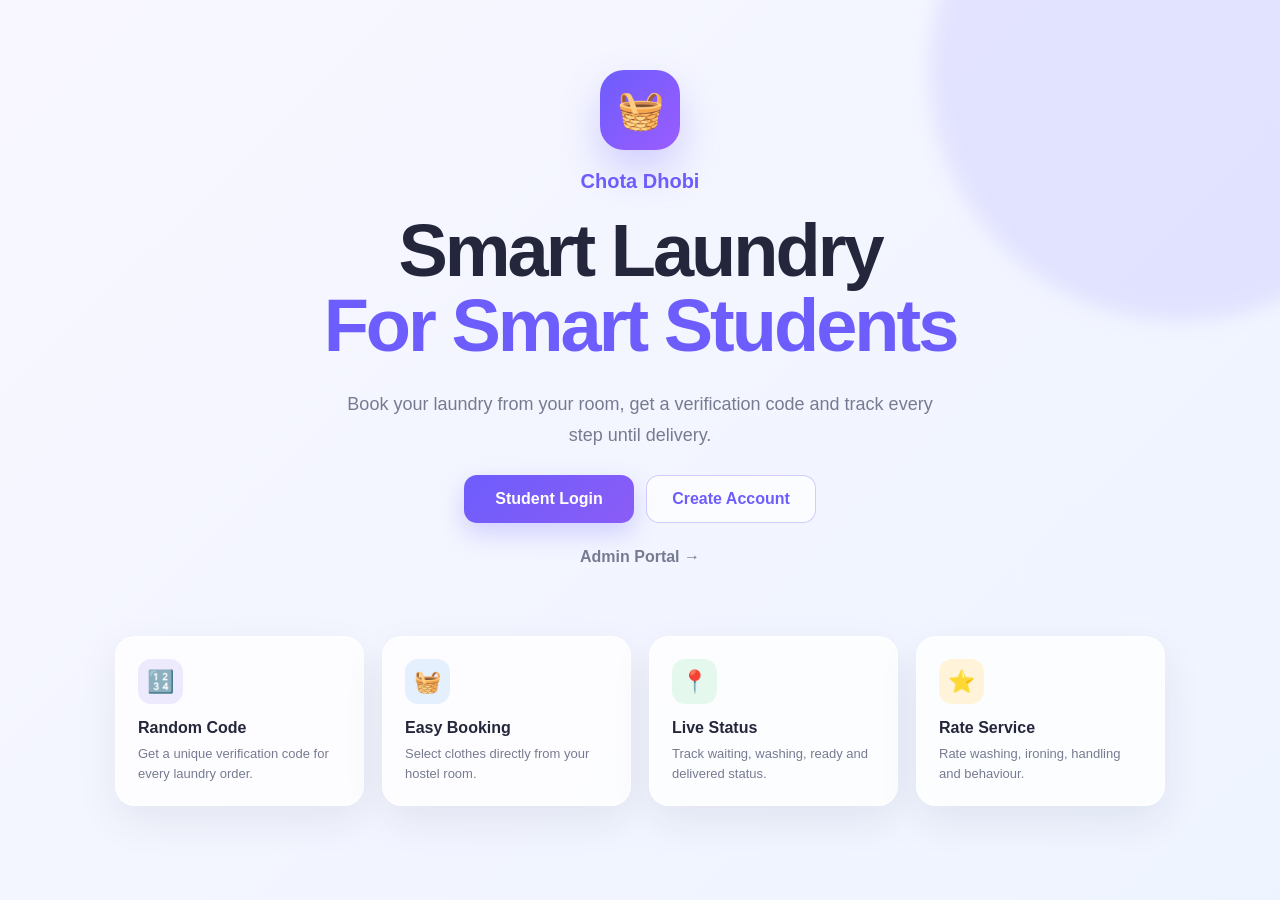
<file: CampusDhobi/frontend/index.html>
<!DOCTYPE html>
<html lang="en">
<head>
    <meta charset="UTF-8">
    <meta name="viewport" content="width=device-width, initial-scale=1.0">

    <title>Chota Dhobi</title>

    <link rel="stylesheet" href="style.css">
</head>

<body class="landing-page">

    <div class="landing-bg"></div>

    <main class="landing-wrapper">

        <section class="hero-section">

            <div class="brand-mark">
                🧺
            </div>

            <div class="brand-name">
                Chota Dhobi
            </div>

            <h1>
                Smart Laundry
                <span>For Smart Students</span>
            </h1>

            <p>
                Book your laundry from your room,
                get a verification code and track
                every step until delivery.
            </p>

            <div class="hero-buttons">

                <button
                    class="btn btn-primary"
                    onclick="location.href='login.html'">
                    Student Login
                </button>

                <button
                    class="btn btn-outline"
                    onclick="location.href='register.html'">
                    Create Account
                </button>

            </div>

            <button
                class="admin-link"
                onclick="location.href='admin-login.html'">
                Admin Portal →
            </button>

        </section>


        <section class="landing-features">

            <div class="landing-feature">
                <div class="feature-icon purple">
                    🔢
                </div>

                <div>
                    <h3>Random Code</h3>
                    <p>
                        Get a unique verification code
                        for every laundry order.
                    </p>
                </div>
            </div>


            <div class="landing-feature">
                <div class="feature-icon blue">
                    🧺
                </div>

                <div>
                    <h3>Easy Booking</h3>
                    <p>
                        Select clothes directly from
                        your hostel room.
                    </p>
                </div>
            </div>


            <div class="landing-feature">
                <div class="feature-icon green">
                    📍
                </div>

                <div>
                    <h3>Live Status</h3>
                    <p>
                        Track waiting, washing,
                        ready and delivered status.
                    </p>
                </div>
            </div>


            <div class="landing-feature">
                <div class="feature-icon orange">
                    ⭐
                </div>

                <div>
                    <h3>Rate Service</h3>
                    <p>
                        Rate washing, ironing,
                        handling and behaviour.
                    </p>
                </div>
            </div>

        </section>

    </main>

</body>
</html>
</file>
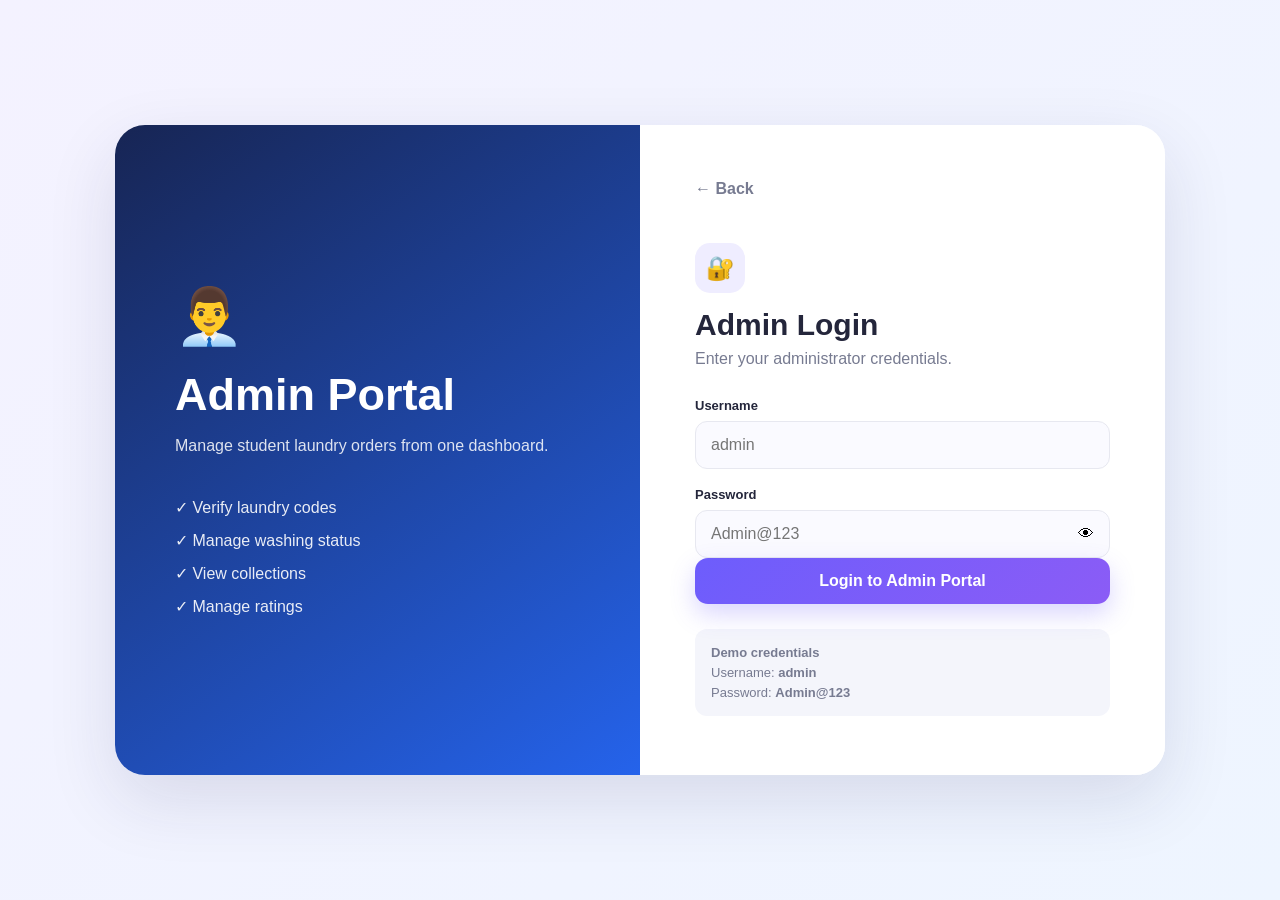
<file: CampusDhobi/frontend/admin-login.html>
<!DOCTYPE html>
<html lang="en">

<head>

    <meta charset="UTF-8">

    <meta
        name="viewport"
        content="width=device-width, initial-scale=1.0">

    <title>Admin Login - Chota Dhobi</title>

    <link rel="stylesheet" href="style.css">

</head>

<body class="auth-page">

<div class="auth-layout">

    <div class="auth-brand-panel admin-panel">

        <div class="auth-logo">
            👨‍💼
        </div>

        <h1>Admin Portal</h1>

        <p>
            Manage student laundry orders
            from one dashboard.
        </p>

        <div class="admin-feature-list">

            <div>✓ Verify laundry codes</div>

            <div>✓ Manage washing status</div>

            <div>✓ View collections</div>

            <div>✓ Manage ratings</div>

        </div>

    </div>


    <div class="auth-card">

        <button
            class="back-button"
            onclick="location.href='index.html'">
            ← Back
        </button>

        <div class="auth-heading">

            <span class="mini-icon">
                🔐
            </span>

            <h2>Admin Login</h2>

            <p>
                Enter your administrator credentials.
            </p>

        </div>


        <div
            id="messageBox"
            class="message-box"
            style="display:none">
        </div>


        <form id="adminLoginForm">

            <label>
                Username
            </label>

            <input
                id="username"
                type="text"
                placeholder="admin"
                required>


            <label>
                Password
            </label>

            <div class="password-box">

                <input
                    id="password"
                    type="password"
                    placeholder="Admin@123"
                    required>

                <button
                    type="button"
                    class="eye-button"
                    id="eye">
                    👁
                </button>

            </div>


            <button
                type="submit"
                class="btn btn-primary full-btn">

                Login to Admin Portal

            </button>

        </form>


        <div class="demo-credentials">

            <strong>Demo credentials</strong>

            <p>
                Username: <b>admin</b>
            </p>

            <p>
                Password: <b>Admin@123</b>
            </p>

        </div>

    </div>

</div>


<script>

const API_URL =
    "http://127.0.0.1:8000";


const form =
    document.getElementById(
        "adminLoginForm"
    );

const password =
    document.getElementById("password");

const eye =
    document.getElementById("eye");

const messageBox =
    document.getElementById(
        "messageBox"
    );


eye.addEventListener(
    "click",
    () => {

        if (password.type === "password") {

            password.type = "text";

            eye.textContent = "🙈";

        } else {

            password.type = "password";

            eye.textContent = "👁";

        }

    }
);


form.addEventListener(
    "submit",
    async event => {

        event.preventDefault();


        try {

            const response =
                await fetch(
                    `${API_URL}/api/admin/login`,
                    {
                        method: "POST",

                        headers: {
                            "Content-Type":
                                "application/json"
                        },

                        body:
                            JSON.stringify({

                                username:
                                    document
                                        .getElementById(
                                            "username"
                                        )
                                        .value
                                        .trim(),

                                password:
                                    password.value

                            })
                    }
                );


            const result =
                await response.json();


            if (!response.ok) {

                throw new Error(
                    result.detail ||
                    "Login failed."
                );

            }


            localStorage.setItem(
                "adminLoggedIn",
                "true"
            );


            messageBox.textContent =
                "Login successful.";

            messageBox.style.display =
                "block";

            messageBox.className =
                "message-box success-message";


            setTimeout(
                () => {

                    location.href =
                        "admin.html";

                },
                700
            );


        } catch (error) {

            messageBox.textContent =
                error.message;

            messageBox.style.display =
                "block";

            messageBox.className =
                "message-box error-message";

        }

    }
);

</script>

</body>
</html>
</file>
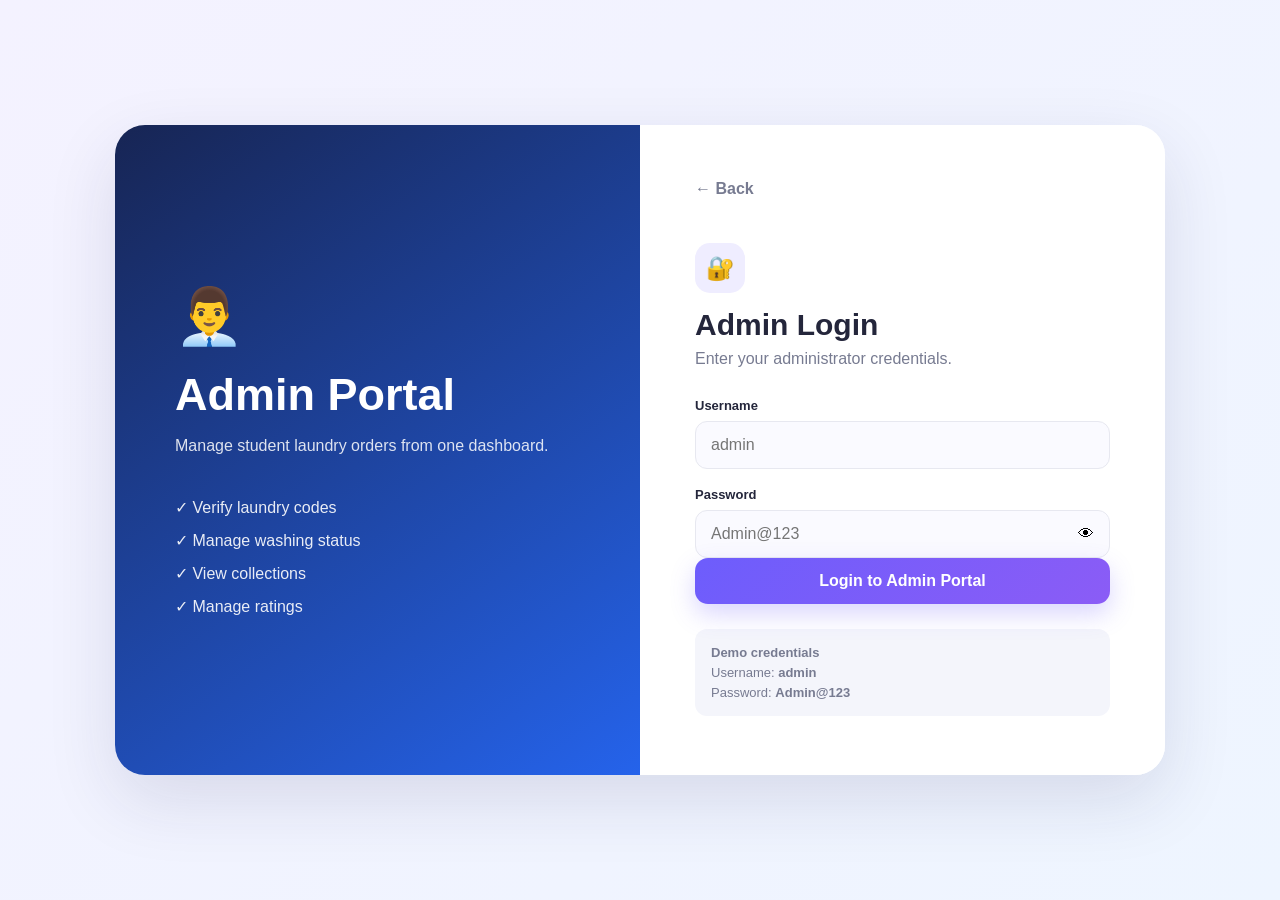
<file: CampusDhobi/frontend/admin.html>
<!DOCTYPE html>
<html lang="en">

<head>

    <meta charset="UTF-8">

    <meta
        name="viewport"
        content="width=device-width, initial-scale=1.0">

    <title>Admin Dashboard - Chota Dhobi</title>

    <link rel="stylesheet" href="style.css">

</head>

<body class="dashboard-page">


<header class="topbar">

    <div class="topbar-brand">

        <div class="brand-small">
            👨‍💼
        </div>

        <div>

            <strong>Chota Dhobi</strong>

            <small>
                Admin Portal
            </small>

        </div>

    </div>


    <div class="topbar-actions">

        <span class="admin-status">
            ● Admin Online
        </span>

        <button
            class="logout-btn"
            onclick="logoutAdmin()">

            Logout

        </button>

    </div>

</header>


<main class="dashboard-container">


<section class="welcome-section">

    <div>

        <span class="eyebrow">
            ADMIN DASHBOARD
        </span>

        <h1>
            Laundry Management
        </h1>

        <p>
            Manage students, orders and laundry status.
        </p>

    </div>

</section>


<section class="stats-grid">

    <div class="stat-card">

        <div class="stat-icon purple">
            👨‍🎓
        </div>

        <div>

            <span>Students</span>

            <strong id="studentCount">
                0
            </strong>

        </div>

    </div>


    <div class="stat-card">

        <div class="stat-icon orange">
            ⏳
        </div>

        <div>

            <span>Waiting</span>

            <strong id="waitingCount">
                0
            </strong>

        </div>

    </div>


    <div class="stat-card">

        <div class="stat-icon blue">
            🧺
        </div>

        <div>

            <span>Washing</span>

            <strong id="washingCount">
                0
            </strong>

        </div>

    </div>


    <div class="stat-card">

        <div class="stat-icon green">
            ✅
        </div>

        <div>

            <span>Ready</span>

            <strong id="readyCount">
                0
            </strong>

        </div>

    </div>

</section>


<div class="dashboard-grid">


<section class="dashboard-card verify-card">

    <div class="card-header">

        <div>

            <span class="eyebrow">
                ORDER VERIFICATION
            </span>

            <h2>
                Verify Laundry Code
            </h2>

        </div>

        <span class="card-icon">
            🔢
        </span>

    </div>


    <div class="verify-input">

        <input
            id="verificationCode"
            type="text"
            maxlength="6"
            inputmode="numeric"
            placeholder="Enter 6-digit code">

        <button
            class="btn btn-primary"
            onclick="verifyCode()">

            Verify

        </button>

    </div>


    <div
        id="verifyMessage"
        class="message-box"
        style="display:none">
    </div>


    <div
        id="verifiedOrder"
        style="display:none">

        <div class="verified-header">

            <div>

                <span>
                    VERIFIED ORDER
                </span>

                <h3 id="verifiedStudent">
                    Student
                </h3>

            </div>

            <span
                id="verifiedStatus"
                class="status-badge waiting">
                Waiting
            </span>

        </div>


        <div class="student-details-grid">

            <div>
                <span>Register No</span>
                <strong id="verifiedRegister">-</strong>
            </div>

            <div>
                <span>Phone</span>
                <strong id="verifiedPhone">-</strong>
            </div>

            <div>
                <span>Hostel</span>
                <strong id="verifiedHostel">-</strong>
            </div>

            <div>
                <span>Room</span>
                <strong id="verifiedRoom">-</strong>
            </div>

            <div>
                <span>Bag Number</span>
                <strong id="verifiedBag">-</strong>
            </div>

            <div>
                <span>Total Clothes</span>
                <strong id="verifiedTotal">-</strong>
            </div>

        </div>


        <div class="verified-clothes">

            <h4>Clothes</h4>

            <p id="verifiedClothes">
                -
            </p>

        </div>


        <div class="verified-actions">

            <button
                id="collectButton"
                class="action-btn orange"
                onclick="updateStatus('collected')">

                🧺 Collect

            </button>


            <button
                id="washingButton"
                class="action-btn blue"
                onclick="updateStatus('washing')">

                🫧 Start Washing

            </button>


            <button
                id="readyButton"
                class="action-btn green"
                onclick="updateStatus('ready')">

                ✅ Mark Ready

            </button>


            <button
                id="deliveredButton"
                class="action-btn purple"
                onclick="updateStatus('delivered')">

                📦 Delivered

            </button>

        </div>

    </div>

</section>


<section class="dashboard-card">

    <div class="card-header">

        <div>

            <span class="eyebrow">
                QUICK INFO
            </span>

            <h2>
                Laundry Timings
            </h2>

        </div>

        <span class="card-icon">
            ⏰
        </span>

    </div>


    <div class="timing-card">

        <div>

            <span>
                Booking
            </span>

            <strong>
                06:00 AM – 08:30 AM
            </strong>

        </div>


        <div>

            <span>
                Delivery
            </span>

            <strong>
                04:00 PM – 07:00 PM
            </strong>

        </div>

    </div>


    <div class="admin-note">

        <strong>
            💡 Reminder
        </strong>

        <p>
            Verify the student's code before
            collecting the laundry bag.
        </p>

    </div>

</section>

</div>


<div class="dashboard-grid">


<section class="dashboard-card">

    <div class="card-header">

        <div>

            <span class="eyebrow">
                TODAY
            </span>

            <h2>
                Today's Collection
            </h2>

        </div>

        <button
            class="small-btn"
            onclick="loadTodayCollection()">

            Refresh

        </button>

    </div>


    <div
        id="todayCollection"
        class="admin-order-list">

        Loading...

    </div>

</section>


<section class="dashboard-card">

    <div class="card-header">

        <div>

            <span class="eyebrow">
                TOMORROW
            </span>

            <h2>
                Tomorrow's Orders
            </h2>

        </div>

        <button
            class="small-btn"
            onclick="loadTomorrowOrders()">

            Refresh

        </button>

    </div>


    <div
        id="tomorrowOrders"
        class="admin-order-list">

        Loading...

    </div>

</section>

</div>


<section class="dashboard-card">

    <div class="card-header">

        <div>

            <span class="eyebrow">
                CUSTOMER FEEDBACK
            </span>

            <h2>
                Ratings
            </h2>

        </div>

    </div>


    <div
        id="ratingsList"
        class="ratings-admin-list">

        Loading...

    </div>

</section>


</main>


<script src="admin.js"></script>

</body>
</html>
</file>
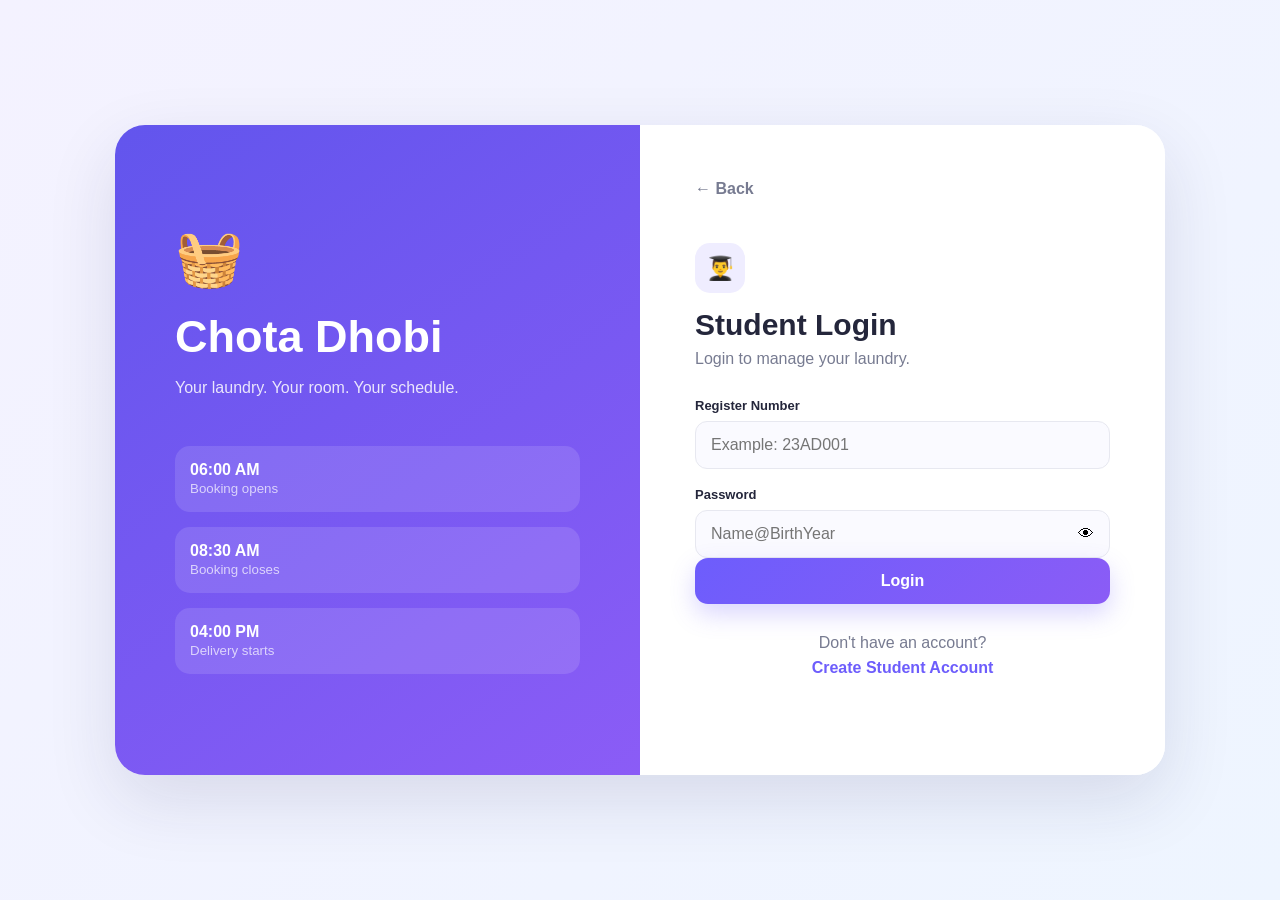
<file: CampusDhobi/frontend/login.html>
<!DOCTYPE html>
<html lang="en">

<head>

    <meta charset="UTF-8">

    <meta
        name="viewport"
        content="width=device-width, initial-scale=1.0">

    <title>Student Login - Chota Dhobi</title>

    <link rel="stylesheet" href="style.css">

</head>

<body class="auth-page">

<div class="auth-layout">

    <div class="auth-brand-panel">

        <div class="auth-logo">
            🧺
        </div>

        <h1>Chota Dhobi</h1>

        <p>
            Your laundry. Your room.
            Your schedule.
        </p>

        <div class="auth-info">

            <div>
                <span>06:00 AM</span>
                <small>Booking opens</small>
            </div>

            <div>
                <span>08:30 AM</span>
                <small>Booking closes</small>
            </div>

            <div>
                <span>04:00 PM</span>
                <small>Delivery starts</small>
            </div>

        </div>

    </div>


    <div class="auth-card">

        <button
            class="back-button"
            onclick="location.href='index.html'">
            ← Back
        </button>

        <div class="auth-heading">

            <span class="mini-icon">
                👨‍🎓
            </span>

            <h2>Student Login</h2>

            <p>
                Login to manage your laundry.
            </p>

        </div>


        <div
            id="messageBox"
            class="message-box"
            style="display:none">
        </div>


        <form id="loginForm">

            <label>
                Register Number
            </label>

            <input
                type="text"
                id="registerNo"
                placeholder="Example: 23AD001"
                required>


            <label>
                Password
            </label>

            <div class="password-box">

                <input
                    type="password"
                    id="password"
                    placeholder="Name@BirthYear"
                    required>

                <button
                    type="button"
                    class="eye-button"
                    id="togglePassword">
                    👁
                </button>

            </div>


            <button
                type="submit"
                class="btn btn-primary full-btn"
                id="loginButton">

                Login

            </button>

        </form>


        <div class="auth-footer">

            <p>
                Don't have an account?
            </p>

            <button
                class="text-button"
                onclick="location.href='register.html'">

                Create Student Account

            </button>

        </div>

    </div>

</div>


<script src="app.js"></script>

<script>

const API_URL = "http://127.0.0.1:8000";

const loginForm =
    document.getElementById("loginForm");

const passwordInput =
    document.getElementById("password");

const togglePassword =
    document.getElementById("togglePassword");

const messageBox =
    document.getElementById("messageBox");


togglePassword.addEventListener(
    "click",
    () => {

        if (passwordInput.type === "password") {

            passwordInput.type = "text";

            togglePassword.textContent = "🙈";

        } else {

            passwordInput.type = "password";

            togglePassword.textContent = "👁";

        }

    }
);


function showLoginMessage(message, type) {

    messageBox.textContent = message;

    messageBox.style.display = "block";

    messageBox.className =
        "message-box " +
        (type === "error"
            ? "error-message"
            : "success-message");
}


loginForm.addEventListener(
    "submit",
    async (event) => {

        event.preventDefault();

        const registerNo =
            document.getElementById(
                "registerNo"
            ).value.trim();

        const password =
            passwordInput.value.trim();


        const loginButton =
            document.getElementById(
                "loginButton"
            );

        loginButton.disabled = true;

        loginButton.textContent =
            "Logging in...";


        try {

            const response =
                await fetch(
                    `${API_URL}/api/student/login`,
                    {
                        method: "POST",

                        headers: {
                            "Content-Type":
                                "application/json"
                        },

                        body: JSON.stringify({
                            register_no:
                                registerNo,

                            password:
                                password
                        })
                    }
                );


            const data =
                await response.json();


            if (!response.ok) {

                throw new Error(
                    data.detail ||
                    "Login failed."
                );

            }


            localStorage.setItem(
                "student",
                JSON.stringify(data.student)
            );


            showLoginMessage(
                "Login successful! Opening dashboard...",
                "success"
            );


            setTimeout(() => {

                location.href =
                    "student.html";

            }, 700);


        } catch (error) {

            showLoginMessage(
                error.message,
                "error"
            );

            loginButton.disabled = false;

            loginButton.textContent =
                "Login";
        }

    }
);

</script>

</body>
</html>
</file>
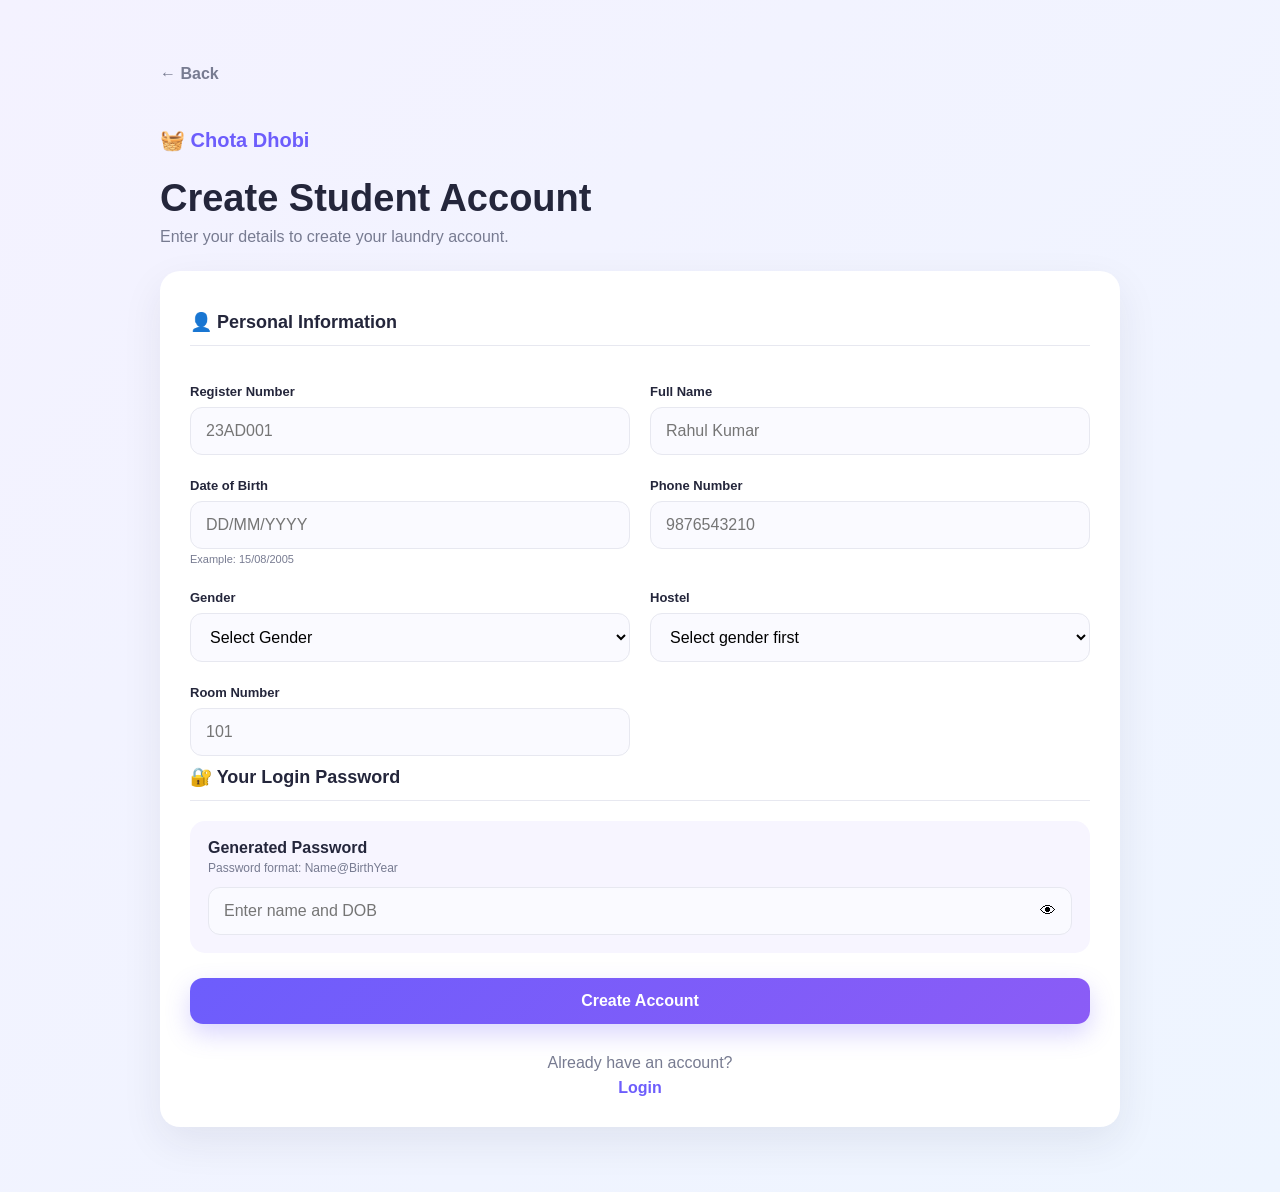
<file: CampusDhobi/frontend/register.html>
<!DOCTYPE html>
<html lang="en">

<head>

    <meta charset="UTF-8">

    <meta
        name="viewport"
        content="width=device-width, initial-scale=1.0">

    <title>Create Account - Chota Dhobi</title>

    <link rel="stylesheet" href="style.css">

</head>

<body class="auth-page">

<div class="register-wrapper">

    <div class="register-header">

        <button
            class="back-button"
            onclick="location.href='index.html'">
            ← Back
        </button>

        <div class="register-brand">
            🧺 Chota Dhobi
        </div>

        <h1>Create Student Account</h1>

        <p>
            Enter your details to create your laundry account.
        </p>

    </div>


    <div
        id="messageBox"
        class="message-box"
        style="display:none">
    </div>


    <form id="registerForm" class="form-card">

        <div class="form-section-title">
            👤 Personal Information
        </div>


        <div class="form-grid">

            <div class="input-group">

                <label>
                    Register Number
                </label>

                <input
                    id="registerNo"
                    type="text"
                    placeholder="23AD001"
                    required>

            </div>


            <div class="input-group">

                <label>
                    Full Name
                </label>

                <input
                    id="name"
                    type="text"
                    placeholder="Rahul Kumar"
                    required>

            </div>


            <div class="input-group">

                <label>
                    Date of Birth
                </label>

                <input
                    id="dob"
                    type="text"
                    placeholder="DD/MM/YYYY"
                    maxlength="10"
                    required>

                <small>
                    Example: 15/08/2005
                </small>

            </div>


            <div class="input-group">

                <label>
                    Phone Number
                </label>

                <input
                    id="phone"
                    type="tel"
                    maxlength="10"
                    inputmode="numeric"
                    placeholder="9876543210"
                    required>

            </div>


            <div class="input-group">

                <label>
                    Gender
                </label>

                <select id="gender" required>

                    <option value="">
                        Select Gender
                    </option>

                    <option value="male">
                        Male
                    </option>

                    <option value="female">
                        Female
                    </option>

                </select>

            </div>


            <div class="input-group">

                <label>
                    Hostel
                </label>

                <select id="hostel" required>

                    <option value="">
                        Select gender first
                    </option>

                </select>

            </div>


            <div class="input-group">

                <label>
                    Room Number
                </label>

                <input
                    id="roomNo"
                    type="text"
                    placeholder="101"
                    required>

            </div>

        </div>


        <div class="form-section-title">
            🔐 Your Login Password
        </div>


        <div class="password-preview-card">

            <div>

                <strong>
                    Generated Password
                </strong>

                <p>
                    Password format:
                    Name@BirthYear
                </p>

            </div>


            <div class="password-box">

                <input
                    type="password"
                    id="passwordPreview"
                    readonly
                    placeholder="Enter name and DOB">

                <button
                    type="button"
                    class="eye-button"
                    id="previewEye">
                    👁
                </button>

            </div>

        </div>


        <button
            type="submit"
            class="btn btn-primary full-btn"
            id="registerButton">

            Create Account

        </button>


        <div class="auth-footer">

            <p>
                Already have an account?
            </p>

            <button
                type="button"
                class="text-button"
                onclick="location.href='login.html'">

                Login

            </button>

        </div>

    </form>

</div>


<script>

const API_URL =
    "http://127.0.0.1:8000";


const gender =
    document.getElementById("gender");

const hostel =
    document.getElementById("hostel");

const nameInput =
    document.getElementById("name");

const dobInput =
    document.getElementById("dob");

const passwordPreview =
    document.getElementById(
        "passwordPreview"
    );

const previewEye =
    document.getElementById("previewEye");

const messageBox =
    document.getElementById(
        "messageBox"
    );


const maleHostels = [
    "Old Hostel",
    "9 Storey Hostel",
    "Titanic Hostel",
    "Butterfly Hostel"
];


const femaleHostels = [
    "H1 Hostel",
    "H2 Hostel",
    "H3 Hostel",
    "H4 Hostel"
];


gender.addEventListener(
    "change",
    () => {

        hostel.innerHTML = "";

        const first =
            document.createElement("option");

        first.value = "";

        first.textContent =
            "Select Hostel";

        hostel.appendChild(first);


        let list = [];

        if (gender.value === "male") {
            list = maleHostels;
        }

        if (gender.value === "female") {
            list = femaleHostels;
        }


        list.forEach(
            hostelName => {

                const option =
                    document.createElement(
                        "option"
                    );

                option.value =
                    hostelName;

                option.textContent =
                    hostelName;

                hostel.appendChild(option);

            }
        );

    }
);


function updatePasswordPreview() {

    const name =
        nameInput.value.trim();

    const dob =
        dobInput.value.trim();


    if (!name || !dob) {

        passwordPreview.value = "";

        return;

    }


    const parts =
        name.split(/\s+/);

    const firstName =
        parts[0];

    const year =
        dob.length === 10
            ? dob.substring(6)
            : "";


    if (/^\d{4}$/.test(year)) {

        passwordPreview.value =
            `${firstName}@${year}`;

    } else {

        passwordPreview.value = "";

    }

}


nameInput.addEventListener(
    "input",
    updatePasswordPreview
);

dobInput.addEventListener(
    "input",
    updatePasswordPreview
);


previewEye.addEventListener(
    "click",
    () => {

        if (
            passwordPreview.type ===
            "password"
        ) {

            passwordPreview.type =
                "text";

            previewEye.textContent =
                "🙈";

        } else {

            passwordPreview.type =
                "password";

            previewEye.textContent =
                "👁";

        }

    }
);


function showMessage(
    message,
    type
) {

    messageBox.textContent =
        message;

    messageBox.style.display =
        "block";

    messageBox.className =
        "message-box " +
        (type === "error"
            ? "error-message"
            : "success-message");
}


document
    .getElementById("registerForm")
    .addEventListener(
        "submit",
        async event => {

            event.preventDefault();


            const registerButton =
                document.getElementById(
                    "registerButton"
                );


            const data = {

                register_no:
                    document
                        .getElementById(
                            "registerNo"
                        )
                        .value
                        .trim(),

                name:
                    nameInput.value.trim(),

                date_of_birth:
                    dobInput.value.trim(),

                gender:
                    gender.value,

                hostel:
                    hostel.value,

                room_no:
                    document
                        .getElementById(
                            "roomNo"
                        )
                        .value
                        .trim(),

                phone:
                    document
                        .getElementById(
                            "phone"
                        )
                        .value
                        .trim()

            };


            if (
                !/^\d{2}\/\d{2}\/\d{4}$/
                    .test(
                        data.date_of_birth
                    )
            ) {

                showMessage(
                    "DOB must be DD/MM/YYYY.",
                    "error"
                );

                return;

            }


            if (
                !/^[6-9]\d{9}$/
                    .test(data.phone)
            ) {

                showMessage(
                    "Enter a valid 10-digit phone number.",
                    "error"
                );

                return;

            }


            if (
                !/^\d{4}$/
                    .test(data.room_no) &&
                data.room_no.length === 0
            ) {

                showMessage(
                    "Enter your room number.",
                    "error"
                );

                return;

            }


            registerButton.disabled =
                true;

            registerButton.textContent =
                "Creating Account...";


            try {

                const response =
                    await fetch(
                        `${API_URL}/api/student/register`,
                        {
                            method: "POST",

                            headers: {
                                "Content-Type":
                                    "application/json"
                            },

                            body:
                                JSON.stringify(data)
                        }
                    );


                const result =
                    await response.json();


                if (!response.ok) {

                    throw new Error(
                        result.detail ||
                        "Registration failed."
                    );

                }


                showMessage(
                    `Account created successfully! Your password is ${result.password}`,
                    "success"
                );


                setTimeout(
                    () => {

                        location.href =
                            "login.html";

                    },
                    2500
                );


            } catch (error) {

                showMessage(
                    error.message,
                    "error"
                );

                registerButton.disabled =
                    false;

                registerButton.textContent =
                    "Create Account";

            }

        }
    );

</script>

</body>
</html>
</file>
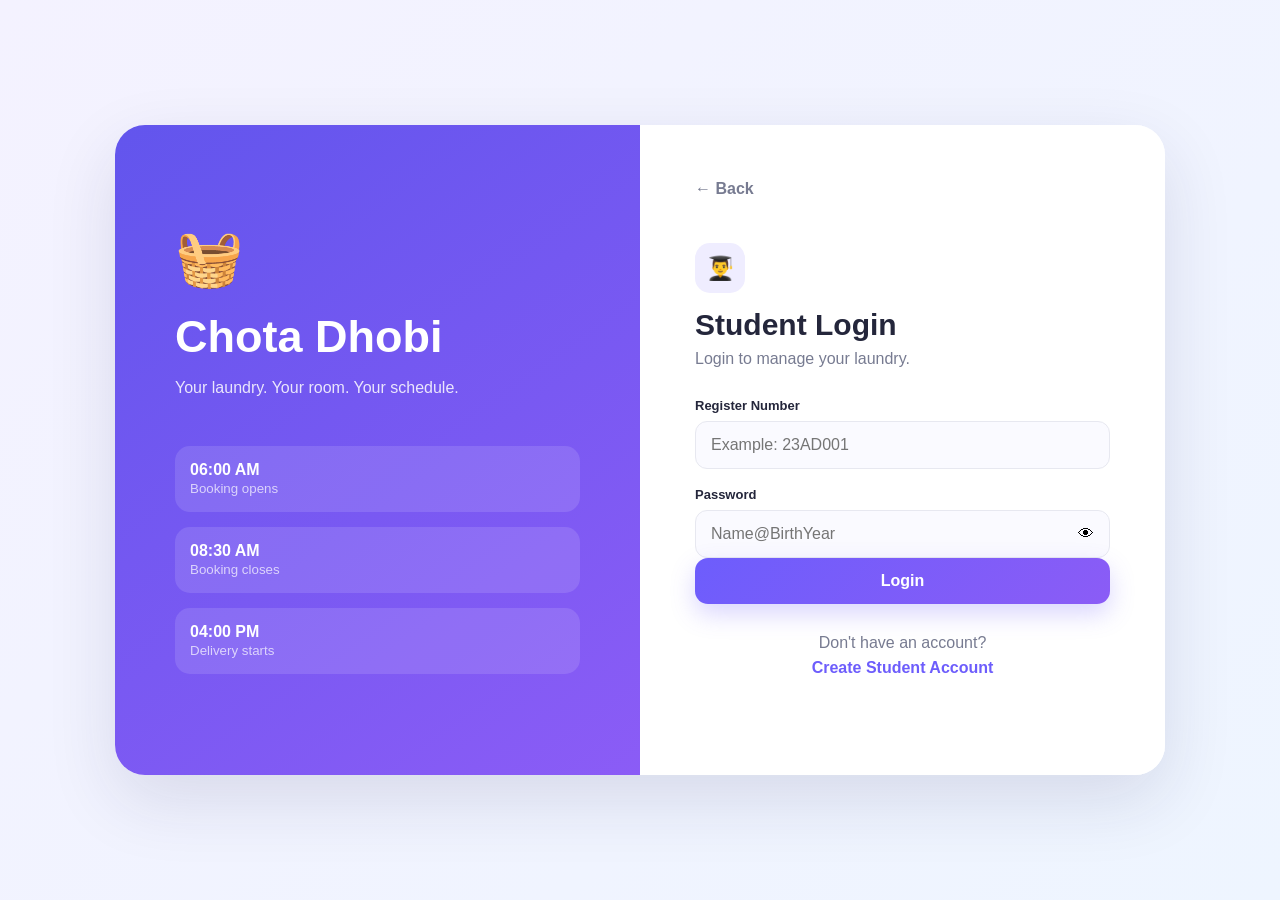
<file: CampusDhobi/frontend/student.html>
<!DOCTYPE html>
<html lang="en">

<head>

    <meta charset="UTF-8">

    <meta
        name="viewport"
        content="width=device-width, initial-scale=1.0">

    <title>Student Dashboard - Chota Dhobi</title>

    <link rel="stylesheet" href="style.css">

</head>

<body class="dashboard-page">


<header class="topbar">

    <div class="topbar-brand">

        <div class="brand-small">
            🧺
        </div>

        <div>
            <strong>Chota Dhobi</strong>
            <small>Student Portal</small>
        </div>

    </div>


    <div class="topbar-actions">

        <button
            class="icon-btn"
            onclick="loadNotifications()">

            🔔

            <span
                id="notificationCount"
                class="notification-badge">
                0
            </span>

        </button>


        <button
            class="logout-btn"
            onclick="logoutStudent()">

            Logout

        </button>

    </div>

</header>


<main class="dashboard-container">


<section class="welcome-section">

    <div>

        <span class="eyebrow">
            STUDENT DASHBOARD
        </span>

        <h1>
            Hello,
            <span id="studentName">
                Student
            </span>
            👋
        </h1>

        <p>
            Manage your laundry from your hostel room.
        </p>

    </div>


    <div class="student-profile-mini">

        <div class="avatar">
            👨‍🎓
        </div>

        <div>

            <strong id="profileRegister">
                -
            </strong>

            <small id="profileHostel">
                -
            </small>

        </div>

    </div>

</section>


<section
    id="bookingBanner"
    class="booking-banner">

    <div class="booking-icon">
        ⏰
    </div>

    <div>

        <strong id="bookingTitle">
            Checking booking time...
        </strong>

        <p id="bookingMessage">
            Please wait...
        </p>

    </div>

</section>


<section class="stats-grid">

    <div class="stat-card">

        <div class="stat-icon purple">
            🧺
        </div>

        <div>

            <span>Total Orders</span>

            <strong id="totalOrders">
                0
            </strong>

        </div>

    </div>


    <div class="stat-card">

        <div class="stat-icon blue">
            🔄
        </div>

        <div>

            <span>Active</span>

            <strong id="activeOrders">
                0
            </strong>

        </div>

    </div>


    <div class="stat-card">

        <div class="stat-icon green">
            ✅
        </div>

        <div>

            <span>Delivered</span>

            <strong id="deliveredOrders">
                0
            </strong>

        </div>

    </div>


    <div class="stat-card">

        <div class="stat-icon orange">
            ⭐
        </div>

        <div>

            <span>Ratings</span>

            <strong id="ratingCount">
                0
            </strong>

        </div>

    </div>

</section>


<div class="dashboard-grid">


<section class="dashboard-card booking-card">

    <div class="card-header">

        <div>

            <span class="eyebrow">
                NEW ORDER
            </span>

            <h2>
                Book Your Laundry
            </h2>

        </div>

        <span class="card-icon">
            🧺
        </span>

    </div>


    <div
        id="orderMessage"
        class="message-box"
        style="display:none">
    </div>


    <div class="bag-input-section">

        <label>
            Bag Number
            <span class="required">*</span>
        </label>

        <input
            id="bagNumber"
            class="bag-input"
            type="text"
            maxlength="4"
            inputmode="numeric"
            placeholder="0000">

        <small>
            Enter exactly 4 digits.
        </small>

    </div>


    <h3 class="sub-heading">
        Select Clothes
    </h3>


    <div class="clothes-grid">


        <div class="cloth-item">

            <div class="cloth-icon">
                👕
            </div>

            <div class="cloth-info">

                <strong>Shirt</strong>

                <small>₹20 ironing</small>

            </div>

            <div class="quantity">

                <button
                    onclick="changeQuantity('shirt', -1)">
                    −
                </button>

                <span id="shirt">
                    0
                </span>

                <button
                    onclick="changeQuantity('shirt', 1)">
                    +
                </button>

            </div>

        </div>


        <div class="cloth-item">

            <div class="cloth-icon">
                👖
            </div>

            <div class="cloth-info">

                <strong>Pant</strong>

                <small>₹20 ironing</small>

            </div>

            <div class="quantity">

                <button
                    onclick="changeQuantity('pant', -1)">
                    −
                </button>

                <span id="pant">
                    0
                </span>

                <button
                    onclick="changeQuantity('pant', 1)">
                    +
                </button>

            </div>

        </div>


        <div class="cloth-item">

            <div class="cloth-icon">
                👕
            </div>

            <div class="cloth-info">

                <strong>T-Shirt</strong>

                <small>₹20 ironing</small>

            </div>

            <div class="quantity">

                <button
                    onclick="changeQuantity('tshirt', -1)">
                    −
                </button>

                <span id="tshirt">
                    0
                </span>

                <button
                    onclick="changeQuantity('tshirt', 1)">
                    +
                </button>

            </div>

        </div>


        <div class="cloth-item">

            <div class="cloth-icon">
                🩳
            </div>

            <div class="cloth-info">

                <strong>Shorts</strong>

                <small>₹20 ironing</small>

            </div>

            <div class="quantity">

                <button
                    onclick="changeQuantity('shorts', -1)">
                    −
                </button>

                <span id="shorts">
                    0
                </span>

                <button
                    onclick="changeQuantity('shorts', 1)">
                    +
                </button>

            </div>

        </div>


        <div class="cloth-item">

            <div class="cloth-icon">
                🧦
            </div>

            <div class="cloth-info">

                <strong>Socks</strong>

                <small>₹20 ironing</small>

            </div>

            <div class="quantity">

                <button
                    onclick="changeQuantity('socks', -1)">
                    −
                </button>

                <span id="socks">
                    0
                </span>

                <button
                    onclick="changeQuantity('socks', 1)">
                    +
                </button>

            </div>

        </div>


        <div class="cloth-item">

            <div class="cloth-icon">
                🧻
            </div>

            <div class="cloth-info">

                <strong>Towel</strong>

                <small>₹20 ironing</small>

            </div>

            <div class="quantity">

                <button
                    onclick="changeQuantity('towel', -1)">
                    −
                </button>

                <span id="towel">
                    0
                </span>

                <button
                    onclick="changeQuantity('towel', 1)">
                    +
                </button>

            </div>

        </div>


        <div class="cloth-item">

            <div class="cloth-icon">
                🛏️
            </div>

            <div class="cloth-info">

                <strong>Bedsheet</strong>

                <small>₹20 ironing</small>

            </div>

            <div class="quantity">

                <button
                    onclick="changeQuantity('bedsheet', -1)">
                    −
                </button>

                <span id="bedsheet">
                    0
                </span>

                <button
                    onclick="changeQuantity('bedsheet', 1)">
                    +
                </button>

            </div>

        </div>

    </div>


    <h3 class="sub-heading">
        Select Service
    </h3>


    <div class="service-options">

        <label class="service-option">

            <input
                type="radio"
                name="service"
                value="washing"
                checked>

            <div>

                <strong>Washing</strong>

                <span>FREE</span>

            </div>

        </label>


        <label class="service-option">

            <input
                type="radio"
                name="service"
                value="ironing">

            <div>

                <strong>Ironing</strong>

                <span>₹20 / cloth</span>

            </div>

        </label>


        <label class="service-option">

            <input
                type="radio"
                name="service"
                value="both">

            <div>

                <strong>Wash + Iron</strong>

                <span>₹20 / cloth</span>

            </div>

        </label>

    </div>


    <div class="order-total">

        <div>

            <span>Total Clothes</span>

            <strong id="totalClothes">
                0
            </strong>

        </div>

        <div>

            <span>Total Amount</span>

            <strong>
                ₹<span id="totalAmount">0</span>
            </strong>

        </div>

    </div>


    <button
        id="createOrderButton"
        class="btn btn-primary full-btn"
        onclick="createOrder()">

        Generate Laundry Code

    </button>

</section>


<section class="dashboard-side">


<div class="dashboard-card code-card">

    <div class="card-header">

        <div>

            <span class="eyebrow">
                VERIFICATION
            </span>

            <h2>
                Your Laundry Code
            </h2>

        </div>

        <span class="card-icon">
            🔢
        </span>

    </div>


    <div
        id="codeEmpty"
        class="empty-state">

        <div>
            🔐
        </div>

        <p>
            Your verification code will appear here
            after creating an order.
        </p>

    </div>


    <div
        id="codeResult"
        style="display:none">

        <p class="code-label">
            Show this code at the laundry
        </p>

        <div
            id="verificationCode"
            class="verification-code">
            000000
        </div>

        <div class="code-details">

            <div>
                <span>Bag</span>
                <strong id="codeBag">
                    ----
                </strong>
            </div>

            <div>
                <span>Status</span>
                <strong id="codeStatus">
                    Waiting
                </strong>
            </div>

        </div>

    </div>

</div>


<div class="dashboard-card notifications-card">

    <div class="card-header">

        <div>

            <span class="eyebrow">
                UPDATES
            </span>

            <h2>
                Notifications
            </h2>

        </div>

        <span class="card-icon">
            🔔
        </span>

    </div>


    <div id="notificationsList">

        <div class="empty-state">

            <div>
                🔔
            </div>

            <p>
                No notifications yet.
            </p>

        </div>

    </div>

</div>

</section>

</div>


<section class="dashboard-card">

    <div class="card-header">

        <div>

            <span class="eyebrow">
                HISTORY
            </span>

            <h2>
                My Laundry Orders
            </h2>

        </div>

        <button
            class="small-btn"
            onclick="loadOrders()">

            Refresh

        </button>

    </div>


    <div
        id="ordersList"
        class="orders-list">

        <div class="empty-state">

            <div>
                🧺
            </div>

            <p>
                No laundry orders yet.
            </p>

        </div>

    </div>

</section>


</main>


<script src="student.js"></script>

</body>
</html>
</file>
<file: CampusDhobi/frontend/style.css>
/* =========================================================
   CHOTA DHOBI
   MODERN UI
   ========================================================= */

* {
    box-sizing: border-box;
    margin: 0;
    padding: 0;
}

:root {

    --primary: #6d5dfc;
    --primary-dark: #5145d8;

    --blue: #3b82f6;
    --green: #16a34a;
    --orange: #f59e0b;
    --red: #ef4444;

    --dark: #15162a;
    --text: #24263b;
    --muted: #777b91;

    --background: #f6f7fb;
    --white: #ffffff;

    --border: #e7e8f0;

    --shadow:
        0 15px 40px rgba(36, 38, 59, 0.08);

    --radius: 20px;
}


body {

    font-family:
        Inter,
        Segoe UI,
        Arial,
        sans-serif;

    color: var(--text);

    background:
        var(--background);

    min-height: 100vh;
}


/* =========================================================
   COMMON
   ========================================================= */

button,
input,
select {

    font: inherit;

}

button {

    cursor: pointer;

}

button:disabled {

    opacity: 0.5;

    cursor: not-allowed;

}

.btn {

    border: none;

    border-radius: 13px;

    padding:
        14px 22px;

    font-weight: 700;

    transition:
        0.2s ease;

}

.btn:hover {

    transform:
        translateY(-2px);

}

.btn-primary {

    color: white;

    background:
        linear-gradient(
            135deg,
            var(--primary),
            #8b5cf6
        );

    box-shadow:
        0 10px 25px
        rgba(109, 93, 252, 0.25);

}

.btn-outline {

    color: var(--primary);

    background:
        rgba(255,255,255,0.7);

    border:
        1px solid
        rgba(109,93,252,0.3);

}

.full-btn {

    width: 100%;

}

.small-btn {

    background:
        #f1f2f8;

    border: none;

    border-radius: 9px;

    padding:
        8px 13px;

    color:
        var(--primary);

    font-weight: 700;

}


/* =========================================================
   LANDING PAGE
   ========================================================= */

.landing-page {

    min-height: 100vh;

    overflow-x: hidden;

    background:
        linear-gradient(
            135deg,
            #f8f7ff,
            #eef4ff
        );

}


.landing-bg {

    position: fixed;

    width: 500px;

    height: 500px;

    border-radius: 50%;

    background:
        rgba(109,93,252,0.12);

    filter: blur(10px);

    top: -180px;

    right: -150px;

    z-index: 0;

}


.landing-wrapper {

    position: relative;

    z-index: 1;

    max-width: 1100px;

    margin: auto;

    padding:
        70px 25px;

}


.hero-section {

    text-align: center;

    max-width: 760px;

    margin:
        0 auto 70px;

}


.brand-mark {

    width: 80px;

    height: 80px;

    display: grid;

    place-items: center;

    margin:
        0 auto 20px;

    border-radius: 24px;

    background:
        linear-gradient(
            135deg,
            var(--primary),
            #9b5cff
        );

    font-size: 38px;

    box-shadow:
        0 20px 40px
        rgba(109,93,252,0.25);

}


.brand-name {

    color:
        var(--primary);

    font-weight: 800;

    font-size: 20px;

    margin-bottom: 20px;

}


.hero-section h1 {

    font-size:
        clamp(42px, 7vw, 74px);

    line-height: 1.02;

    letter-spacing:
        -3px;

}


.hero-section h1 span {

    display: block;

    color:
        var(--primary);

}


.hero-section p {

    max-width: 620px;

    margin:
        25px auto;

    color:
        var(--muted);

    font-size: 18px;

    line-height: 1.7;

}


.hero-buttons {

    display:
        flex;

    justify-content:
        center;

    gap: 12px;

    flex-wrap: wrap;

}


.hero-buttons .btn {

    min-width: 170px;

}


.admin-link {

    margin-top: 25px;

    border: none;

    background: none;

    color:
        var(--muted);

    font-weight: 700;

}


.landing-features {

    display:
        grid;

    grid-template-columns:
        repeat(4, 1fr);

    gap: 18px;

}


.landing-feature {

    background:
        rgba(255,255,255,0.8);

    border:
        1px solid
        rgba(255,255,255,0.9);

    border-radius:
        var(--radius);

    padding:
        22px;

    box-shadow:
        var(--shadow);

}


.feature-icon {

    width: 45px;

    height: 45px;

    display: grid;

    place-items: center;

    border-radius: 13px;

    margin-bottom: 15px;

    font-size: 22px;

}


.feature-icon.purple {

    background: #eeeafe;

}

.feature-icon.blue {

    background: #e5f0ff;

}

.feature-icon.green {

    background: #e5f8ed;

}

.feature-icon.orange {

    background: #fff3d9;

}


.landing-feature h3 {

    font-size: 16px;

    margin-bottom: 7px;

}


.landing-feature p {

    color:
        var(--muted);

    font-size: 13px;

    line-height: 1.5;

}


/* =========================================================
   AUTH
   ========================================================= */

.auth-page {

    min-height: 100vh;

    display: grid;

    place-items: center;

    padding: 25px;

    background:
        linear-gradient(
            135deg,
            #f4f2ff,
            #eef5ff
        );

}


.auth-layout {

    width: 100%;

    max-width: 1050px;

    min-height: 650px;

    display:
        grid;

    grid-template-columns:
        1fr 1fr;

    background:
        rgba(255,255,255,0.8);

    border-radius:
        30px;

    overflow: hidden;

    box-shadow:
        0 25px 70px
        rgba(30,35,80,0.12);

}


.auth-brand-panel {

    color: white;

    padding: 60px;

    display:
        flex;

    flex-direction:
        column;

    justify-content:
        center;

    background:
        linear-gradient(
            145deg,
            #6255ed,
            #8b5cf6
        );

}


.auth-brand-panel.admin-panel {

    background:
        linear-gradient(
            145deg,
            #172554,
            #2563eb
        );

}


.auth-logo {

    font-size: 55px;

    margin-bottom: 20px;

}


.auth-brand-panel h1 {

    font-size: 45px;

    margin-bottom: 12px;

}


.auth-brand-panel p {

    opacity: 0.85;

    line-height: 1.6;

}


.auth-info {

    margin-top: 45px;

    display:
        grid;

    gap: 15px;

}


.auth-info div {

    padding: 15px;

    border-radius: 15px;

    background:
        rgba(255,255,255,0.12);

}


.auth-info span {

    display: block;

    font-weight: 800;

}


.auth-info small {

    opacity: 0.7;

}


.admin-feature-list {

    display:
        grid;

    gap: 14px;

    margin-top: 40px;

    opacity: 0.9;

}


.auth-card {

    padding: 55px;

    background:
        white;

}


.back-button {

    border: none;

    background: none;

    color:
        var(--muted);

    font-weight: 700;

    margin-bottom: 45px;

}


.auth-heading {

    margin-bottom: 30px;

}


.mini-icon {

    display: inline-grid;

    place-items: center;

    width: 50px;

    height: 50px;

    border-radius: 15px;

    background:
        #efedff;

    margin-bottom: 15px;

    font-size: 23px;

}


.auth-heading h2 {

    font-size: 30px;

    margin-bottom: 8px;

}


.auth-heading p {

    color:
        var(--muted);

}


.auth-card label,
.input-group label {

    display: block;

    margin:
        18px 0 8px;

    font-size: 13px;

    font-weight: 700;

}


.auth-card input,
.form-card input,
.form-card select,
.verify-input input {

    width: 100%;

    padding:
        14px 15px;

    border:
        1px solid
        var(--border);

    border-radius:
        12px;

    outline: none;

    background:
        #fafaff;

    transition:
        0.2s;

}


.auth-card input:focus,
.form-card input:focus,
.form-card select:focus,
.verify-input input:focus {

    border-color:
        var(--primary);

    box-shadow:
        0 0 0 4px
        rgba(109,93,252,0.08);

}


.password-box {

    display:
        flex;

    border:
        1px solid
        var(--border);

    border-radius:
        12px;

    background:
        #fafaff;

}


.password-box input {

    border: none;

    background: transparent;

}


.eye-button {

    border: none;

    background: none;

    padding:
        0 15px;

}


.text-button {

    border: none;

    background: none;

    color:
        var(--primary);

    font-weight: 800;

}


.auth-footer {

    text-align: center;

    margin-top: 30px;

    color:
        var(--muted);

}


.auth-footer p {

    margin-bottom: 7px;

}


.demo-credentials {

    margin-top: 25px;

    padding: 16px;

    background:
        #f4f5fb;

    border-radius:
        12px;

    font-size: 13px;

    color:
        var(--muted);

}


.demo-credentials p {

    margin-top: 5px;

}


/* =========================================================
   REGISTER
   ========================================================= */

.register-wrapper {

    width: 100%;

    max-width: 1000px;

    margin: auto;

    padding:
        40px 20px;

}


.register-header {

    margin-bottom: 25px;

}


.register-brand {

    color:
        var(--primary);

    font-weight: 800;

    font-size: 20px;

    margin-bottom: 25px;

}


.register-header h1 {

    font-size: 38px;

}


.register-header p {

    color:
        var(--muted);

    margin-top: 8px;

}


.form-card {

    background:
        white;

    padding:
        30px;

    border-radius:
        var(--radius);

    box-shadow:
        var(--shadow);

}


.form-grid {

    display:
        grid;

    grid-template-columns:
        repeat(2, 1fr);

    gap:
        5px 20px;

}


.input-group small {

    color:
        var(--muted);

    font-size: 11px;

}


.form-section-title {

    font-size: 18px;

    font-weight: 800;

    margin:
        10px 0 20px;

    padding-bottom:
        12px;

    border-bottom:
        1px solid
        var(--border);

}


.password-preview-card {

    padding:
        18px;

    border-radius:
        15px;

    background:
        #f7f5ff;

    margin-bottom: 25px;

}


.password-preview-card p {

    font-size: 12px;

    color:
        var(--muted);

    margin-top: 4px;

}


.password-preview-card .password-box {

    margin-top: 12px;

}


/* =========================================================
   DASHBOARD
   ========================================================= */

.dashboard-page {

    background:
        #f6f7fb;

}


.topbar {

    height: 75px;

    display:
        flex;

    align-items:
        center;

    justify-content:
        space-between;

    padding:
        0 5%;

    background:
        white;

    border-bottom:
        1px solid
        var(--border);

}


.topbar-brand {

    display:
        flex;

    align-items:
        center;

    gap: 12px;

}


.brand-small {

    width: 42px;

    height: 42px;

    display: grid;

    place-items: center;

    border-radius: 12px;

    background:
        #eeecff;

}


.topbar-brand strong {

    display: block;

}


.topbar-brand small {

    color:
        var(--muted);

}


.topbar-actions {

    display:
        flex;

    align-items:
        center;

    gap: 15px;

}


.icon-btn {

    position: relative;

    border: none;

    background:
        #f2f2fa;

    width: 40px;

    height: 40px;

    border-radius: 12px;

}


.notification-badge {

    position: absolute;

    top: -5px;

    right: -5px;

    min-width: 18px;

    height: 18px;

    display: grid;

    place-items: center;

    border-radius: 20px;

    background:
        var(--red);

    color: white;

    font-size: 10px;

}


.logout-btn {

    border: none;

    background:
        #fff0f0;

    color:
        #d33;

    padding:
        9px 14px;

    border-radius: 10px;

    font-weight: 700;

}


.admin-status {

    color:
        var(--green);

    font-size: 13px;

    font-weight: 700;

}


.dashboard-container {

    width: 92%;

    max-width: 1250px;

    margin: auto;

    padding:
        40px 0 70px;

}


.welcome-section {

    display:
        flex;

    align-items:
        center;

    justify-content:
        space-between;

    margin-bottom:
        30px;

}


.eyebrow {

    display: block;

    color:
        var(--primary);

    font-size: 11px;

    font-weight: 900;

    letter-spacing:
        1.3px;

    margin-bottom: 8px;

}


.welcome-section h1 {

    font-size:
        clamp(28px, 4vw, 42px);

}


.welcome-section p {

    color:
        var(--muted);

    margin-top: 8px;

}


.student-profile-mini {

    display:
        flex;

    align-items:
        center;

    gap: 12px;

    background:
        white;

    padding:
        10px 15px;

    border-radius:
        14px;

}


.avatar {

    width: 42px;

    height: 42px;

    display: grid;

    place-items: center;

    background:
        #eeeaff;

    border-radius: 12px;

}


.student-profile-mini strong,
.student-profile-mini small {

    display: block;

}


.student-profile-mini small {

    color:
        var(--muted);

    font-size: 11px;

}


/* =========================================================
   BOOKING BANNER
   ========================================================= */

.booking-banner {

    display:
        flex;

    align-items:
        center;

    gap: 15px;

    padding:
        18px;

    border-radius:
        17px;

    margin-bottom:
        25px;

}


.booking-open {

    background:
        #eaf9ef;

    color:
        #18743b;

}


.booking-closed {

    background:
        #fff3df;

    color:
        #9a6100;

}


.booking-icon {

    width: 45px;

    height: 45px;

    display: grid;

    place-items: center;

    background:
        rgba(255,255,255,0.8);

    border-radius:
        12px;

}


.booking-banner strong {

    display: block;

}


.booking-banner p {

    margin-top: 3px;

    font-size: 13px;

}


/* =========================================================
   STATS
   ========================================================= */

.stats-grid {

    display:
        grid;

    grid-template-columns:
        repeat(4, 1fr);

    gap: 15px;

    margin-bottom:
        25px;

}


.stat-card {

    background:
        white;

    padding:
        20px;

    border-radius:
        17px;

    display:
        flex;

    align-items:
        center;

    gap: 15px;

    box-shadow:
        0 5px 25px
        rgba(30,35,80,0.04);

}


.stat-icon {

    width: 45px;

    height: 45px;

    display: grid;

    place-items: center;

    border-radius: 13px;

}


.stat-icon.purple {

    background:
        #eeeafe;

}

.stat-icon.blue {

    background:
        #e7f0ff;

}

.stat-icon.green {

    background:
        #e7f8ed;

}

.stat-icon.orange {

    background:
        #fff3db;

}


.stat-card span {

    display: block;

    color:
        var(--muted);

    font-size: 12px;

}


.stat-card strong {

    display: block;

    font-size: 25px;

    margin-top: 4px;

}


/* =========================================================
   DASHBOARD CARDS
   ========================================================= */

.dashboard-grid {

    display:
        grid;

    grid-template-columns:
        1.4fr 1fr;

    gap: 20px;

    margin-bottom: 20px;

}


.dashboard-card {

    background:
        white;

    border-radius:
        var(--radius);

    padding:
        25px;

    box-shadow:
        0 5px 25px
        rgba(30,35,80,0.04);

    margin-bottom:
        20px;

}


.card-header {

    display:
        flex;

    justify-content:
        space-between;

    align-items:
        flex-start;

    margin-bottom:
        22px;

}


.card-header h2 {

    font-size: 21px;

}


.card-icon {

    width: 42px;

    height: 42px;

    display: grid;

    place-items: center;

    border-radius: 12px;

    background:
        #f1efff;

}


.sub-heading {

    font-size: 14px;

    margin:
        25px 0 12px;

}


/* =========================================================
   CLOTHES
   ========================================================= */

.clothes-grid {

    display:
        grid;

    grid-template-columns:
        repeat(2, 1fr);

    gap: 10px;

}


.cloth-item {

    display:
        flex;

    align-items:
        center;

    gap: 10px;

    padding:
        12px;

    border:
        1px solid
        var(--border);

    border-radius:
        13px;

}


.cloth-icon {

    width: 38px;

    height: 38px;

    display: grid;

    place-items: center;

    background:
        #f3f3f9;

    border-radius:
        10px;

}


.cloth-info {

    flex: 1;

}


.cloth-info strong,
.cloth-info small {

    display: block;

}


.cloth-info small {

    color:
        var(--muted);

    font-size: 10px;

}


.quantity {

    display:
        flex;

    align-items:
        center;

    gap: 8px;

}


.quantity button {

    width: 28px;

    height: 28px;

    border: none;

    border-radius: 8px;

    background:
        #f0eff9;

    color:
        var(--primary);

    font-weight: 900;

}


.quantity span {

    width: 20px;

    text-align: center;

    font-weight: 800;

}


/* =========================================================
   SERVICE
   ========================================================= */

.service-options {

    display:
        grid;

    gap: 10px;

}


.service-option {

    display:
        flex;

    align-items:
        center;

    gap: 12px;

    padding:
        14px;

    border:
        1px solid
        var(--border);

    border-radius:
        12px;

    cursor: pointer;

}


.service-option:has(input:checked) {

    border-color:
        var(--primary);

    background:
        #f7f5ff;

}


.service-option input {

    accent-color:
        var(--primary);

}


.service-option strong,
.service-option span {

    display: block;

}


.service-option span {

    color:
        var(--muted);

    font-size: 11px;

}


.order-total {

    display:
        flex;

    justify-content:
        space-between;

    padding:
        18px 0;

    margin-top:
        15px;

    border-top:
        1px solid
        var(--border);

}


.order-total span {

    display: block;

    color:
        var(--muted);

    font-size: 12px;

}


.order-total strong {

    font-size: 20px;

}


/* =========================================================
   BAG
   ========================================================= */

.bag-input-section {

    background:
        #f8f8fc;

    padding:
        15px;

    border-radius:
        13px;

}


.bag-input-section label {

    display: block;

    font-weight: 800;

    font-size: 13px;

    margin-bottom: 7px;

}


.required {

    color:
        var(--red);

}


.bag-input {

    width: 100%;

    padding:
        13px;

    border:
        1px solid
        var(--border);

    border-radius:
        10px;

    text-align: center;

    letter-spacing:
        5px;

    font-weight: 800;

}


.bag-input-section small {

    display: block;

    color:
        var(--muted);

    font-size: 10px;

    margin-top: 5px;

}


/* =========================================================
   CODE
   ========================================================= */

.empty-state {

    text-align:
        center;

    padding:
        30px 15px;

    color:
        var(--muted);

}


.empty-state div {

    font-size: 35px;

    margin-bottom: 10px;

}


.code-label {

    text-align: center;

    color:
        var(--muted);

    font-size: 12px;

}


.verification-code {

    text-align: center;

    font-size:
        clamp(40px, 8vw, 58px);

    letter-spacing:
        8px;

    font-weight:
        900;

    color:
        var(--primary);

    margin:
        18px 0;

}


.code-details {

    display:
        grid;

    grid-template-columns:
        1fr 1fr;

    gap: 10px;

}


.code-details div {

    padding:
        13px;

    background:
        #f6f6fb;

    border-radius:
        11px;

}


.code-details span,
.code-details strong {

    display: block;

}


.code-details span {

    color:
        var(--muted);

    font-size: 11px;

}


/* =========================================================
   NOTIFICATIONS
   ========================================================= */

.notification-item {

    display:
        flex;

    gap: 12px;

    padding:
        12px;

    border-bottom:
        1px solid
        var(--border);

}


.notification-item:last-child {

    border-bottom:
        none;

}


.notification-icon {

    width: 38px;

    height: 38px;

    flex-shrink: 0;

    display: grid;

    place-items: center;

    background:
        #f3f3fa;

    border-radius:
        10px;

}


.notification-item strong {

    font-size: 13px;

}


.notification-item p {

    color:
        var(--muted);

    font-size: 12px;

    line-height: 1.4;

    margin-top: 3px;

}


.notification-item small {

    display: block;

    color:
        #aaa;

    font-size: 9px;

    margin-top: 5px;

}


.notification-item.unread {

    background:
        #faf9ff;

}


/* =========================================================
   ORDER HISTORY
   ========================================================= */

.orders-list {

    display:
        grid;

    gap: 12px;

}


.order-history-card {

    border:
        1px solid
        var(--border);

    border-radius:
        15px;

    padding:
        17px;

}


.order-main {

    display:
        flex;

    align-items:
        center;

    gap: 15px;

}


.order-code-box {

    padding:
        10px;

    border-radius:
        10px;

    background:
        #f1efff;

    text-align:
        center;

}


.order-code-box span {

    display: block;

    font-size: 8px;

    color:
        var(--muted);

}


.order-code-box strong {

    color:
        var(--primary);

    letter-spacing:
        2px;

}


.order-main h3 {

    font-size: 15px;

}


.order-main p {

    color:
        var(--muted);

    font-size: 11px;

    margin-top: 4px;

}


.order-status-area {

    margin-top:
        15px;

    display:
        flex;

    align-items:
        center;

    gap: 10px;

    flex-wrap: wrap;

}


.order-status-area small {

    color:
        #aaa;

}


.status-badge {

    display:
        inline-block;

    padding:
        6px 10px;

    border-radius:
        20px;

    font-size: 10px;

    font-weight: 800;

}


.status-badge.waiting {

    background:
        #fff2d9;

    color:
        #a56800;

}


.status-badge.collected {

    background:
        #ffe4e4;

    color:
        #c52d2d;

}


.status-badge.washing {

    background:
        #e2efff;

    color:
        #2768b8;

}


.status-badge.ready {

    background:
        #def7e7;

    color:
        #258046;

}


.status-badge.delivered {

    background:
        #e3f7e9;

    color:
        #16823e;

}


.mini-timeline {

    display:
        flex;

    justify-content:
        space-between;

    margin-top:
        18px;

    padding-top:
        14px;

    border-top:
        1px solid
        var(--border);

}


.timeline-step {

    color:
        #c1c3cc;

    font-size:
        9px;

    font-weight:
        700;

}


.timeline-step.active {

    color:
        var(--primary);

}


.rating-button {

    border:
        none;

    background:
        #fff5d9;

    color:
        #9b6700;

    padding:
        7px 10px;

    border-radius:
        8px;

    font-size: 10px;

    font-weight: 800;

}


.rated {

    color:
        #d99500;

    font-weight:
        800;

}


/* =========================================================
   ADMIN
   ========================================================= */

.verify-input {

    display:
        flex;

    gap: 10px;

}


.verify-input input {

    flex: 1;

    letter-spacing:
        3px;

    font-weight:
        800;

}


.verified-header {

    display:
        flex;

    align-items:
        center;

    justify-content:
        space-between;

    margin-top:
        25px;

    padding-top:
        20px;

    border-top:
        1px solid
        var(--border);

}


.verified-header span:first-child {

    color:
        var(--primary);

    font-size: 10px;

    font-weight: 800;

}


.verified-header h3 {

    margin-top:
        5px;

}


.student-details-grid {

    display:
        grid;

    grid-template-columns:
        repeat(3, 1fr);

    gap: 10px;

    margin-top:
        20px;

}


.student-details-grid div {

    background:
        #f7f7fb;

    padding:
        12px;

    border-radius:
        10px;

}


.student-details-grid span,
.student-details-grid strong {

    display: block;

}


.student-details-grid span {

    color:
        var(--muted);

    font-size: 9px;

}


.student-details-grid strong {

    margin-top:
        4px;

    font-size: 12px;

}


.verified-clothes {

    margin-top:
        15px;

    padding:
        15px;

    background:
        #f7f7fb;

    border-radius:
        12px;

}


.verified-clothes h4 {

    margin-bottom:
        5px;

}


.verified-clothes p {

    color:
        var(--muted);

    font-size:
        12px;

}


.verified-actions {

    display:
        grid;

    grid-template-columns:
        repeat(4, 1fr);

    gap: 8px;

    margin-top:
        18px;

}


.action-btn {

    border: none;

    border-radius:
        10px;

    padding:
        11px;

    color:
        white;

    font-weight:
        700;

    font-size:
        11px;

}


.action-btn.orange {

    background:
        var(--orange);

}


.action-btn.blue {

    background:
        var(--blue);

}


.action-btn.green {

    background:
        var(--green);

}


.action-btn.purple {

    background:
        var(--primary);

}


.timing-card {

    display:
        grid;

    gap: 12px;

}


.timing-card div {

    padding:
        15px;

    background:
        #f6f6fb;

    border-radius:
        12px;

}


.timing-card span,
.timing-card strong {

    display: block;

}


.timing-card span {

    color:
        var(--muted);

    font-size:
        11px;

}


.timing-card strong {

    margin-top:
        4px;

}


.admin-note {

    margin-top:
        15px;

    padding:
        15px;

    border-radius:
        12px;

    background:
        #fff7e6;

}


.admin-note p {

    color:
        var(--muted);

    font-size:
        12px;

    margin-top:
        4px;

}


.admin-order-list {

    display:
        grid;

    gap: 10px;

}


.admin-order-card {

    display:
        grid;

    grid-template-columns:
        1.5fr
        0.7fr
        0.7fr
        auto;

    align-items:
        center;

    gap: 10px;

    padding:
        14px;

    border:
        1px solid
        var(--border);

    border-radius:
        12px;

}


.admin-order-card span {

    display: block;

    color:
        var(--muted);

    font-size:
        10px;

}


.admin-order-card strong {

    display: block;

    font-size:
        12px;

    margin-top:
        3px;

}


.rating-admin-card {

    display:
        grid;

    grid-template-columns:
        1fr auto;

    gap: 10px;

    padding:
        15px;

    border-bottom:
        1px solid
        var(--border);

}


.rating-admin-card strong,
.rating-admin-card small {

    display: block;

}


.rating-admin-card small {

    color:
        var(--muted);

    margin-top:
        4px;

}


.rating-admin-card p {

    grid-column:
        1 / -1;

    color:
        var(--muted);

    font-size:
        12px;

}


.big-rating {

    color:
        #d99800;

    font-weight:
        800;

}


/* =========================================================
   MESSAGES
   ========================================================= */

.message-box {

    padding:
        12px 15px;

    border-radius:
        10px;

    margin-bottom:
        15px;

    font-size:
        13px;

    font-weight:
        600;

}


.success-message {

    background:
        #e8f8ee;

    color:
        #19733b;

}


.error-message {

    background:
        #ffebeb;

    color:
        #bd2d2d;

}


/* =========================================================
   RESPONSIVE
   ========================================================= */

@media (max-width: 900px) {

    .landing-features {

        grid-template-columns:
            repeat(2, 1fr);

    }


    .auth-layout {

        grid-template-columns:
            1fr;

    }


    .auth-brand-panel {

        display: none;

    }


    .dashboard-grid {

        grid-template-columns:
            1fr;

    }


    .stats-grid {

        grid-template-columns:
            repeat(2, 1fr);

    }

}


@media (max-width: 650px) {

    .landing-wrapper {

        padding:
            45px 18px;

    }


    .hero-section h1 {

        letter-spacing:
            -2px;

    }


    .landing-features {

        grid-template-columns:
            1fr;

    }


    .auth-page {

        padding: 0;

        display: block;

    }


    .auth-card {

        min-height: 100vh;

        padding:
            30px 22px;

    }


    .register-wrapper {

        padding:
            25px 15px;

    }


    .register-header h1 {

        font-size:
            30px;

    }


    .form-grid {

        grid-template-columns:
            1fr;

    }


    .topbar {

        padding:
            0 15px;

    }


    .topbar-brand small {

        display: none;

    }


    .admin-status {

        display: none;

    }


    .dashboard-container {

        width:
            calc(100% - 24px);

        padding-top:
            25px;

    }


    .welcome-section {

        align-items:
            flex-start;

        gap: 15px;

        flex-direction:
            column;

    }


    .stats-grid {

        grid-template-columns:
            1fr 1fr;

    }


    .dashboard-card {

        padding:
            18px;

    }


    .clothes-grid {

        grid-template-columns:
            1fr;

    }


    .student-details-grid {

        grid-template-columns:
            1fr 1fr;

    }


    .verified-actions {

        grid-template-columns:
            1fr 1fr;

    }


    .admin-order-card {

        grid-template-columns:
            1fr 1fr;

    }


    .admin-order-card .status-badge {

        grid-column:
            1 / -1;

    }


    .verify-input {

        flex-direction:
            column;

    }


    .mini-timeline {

        overflow-x:
            auto;

        gap:
            20px;

        justify-content:
            flex-start;

    }


    .timeline-step {

        min-width:
            60px;

    }

}
</file>
